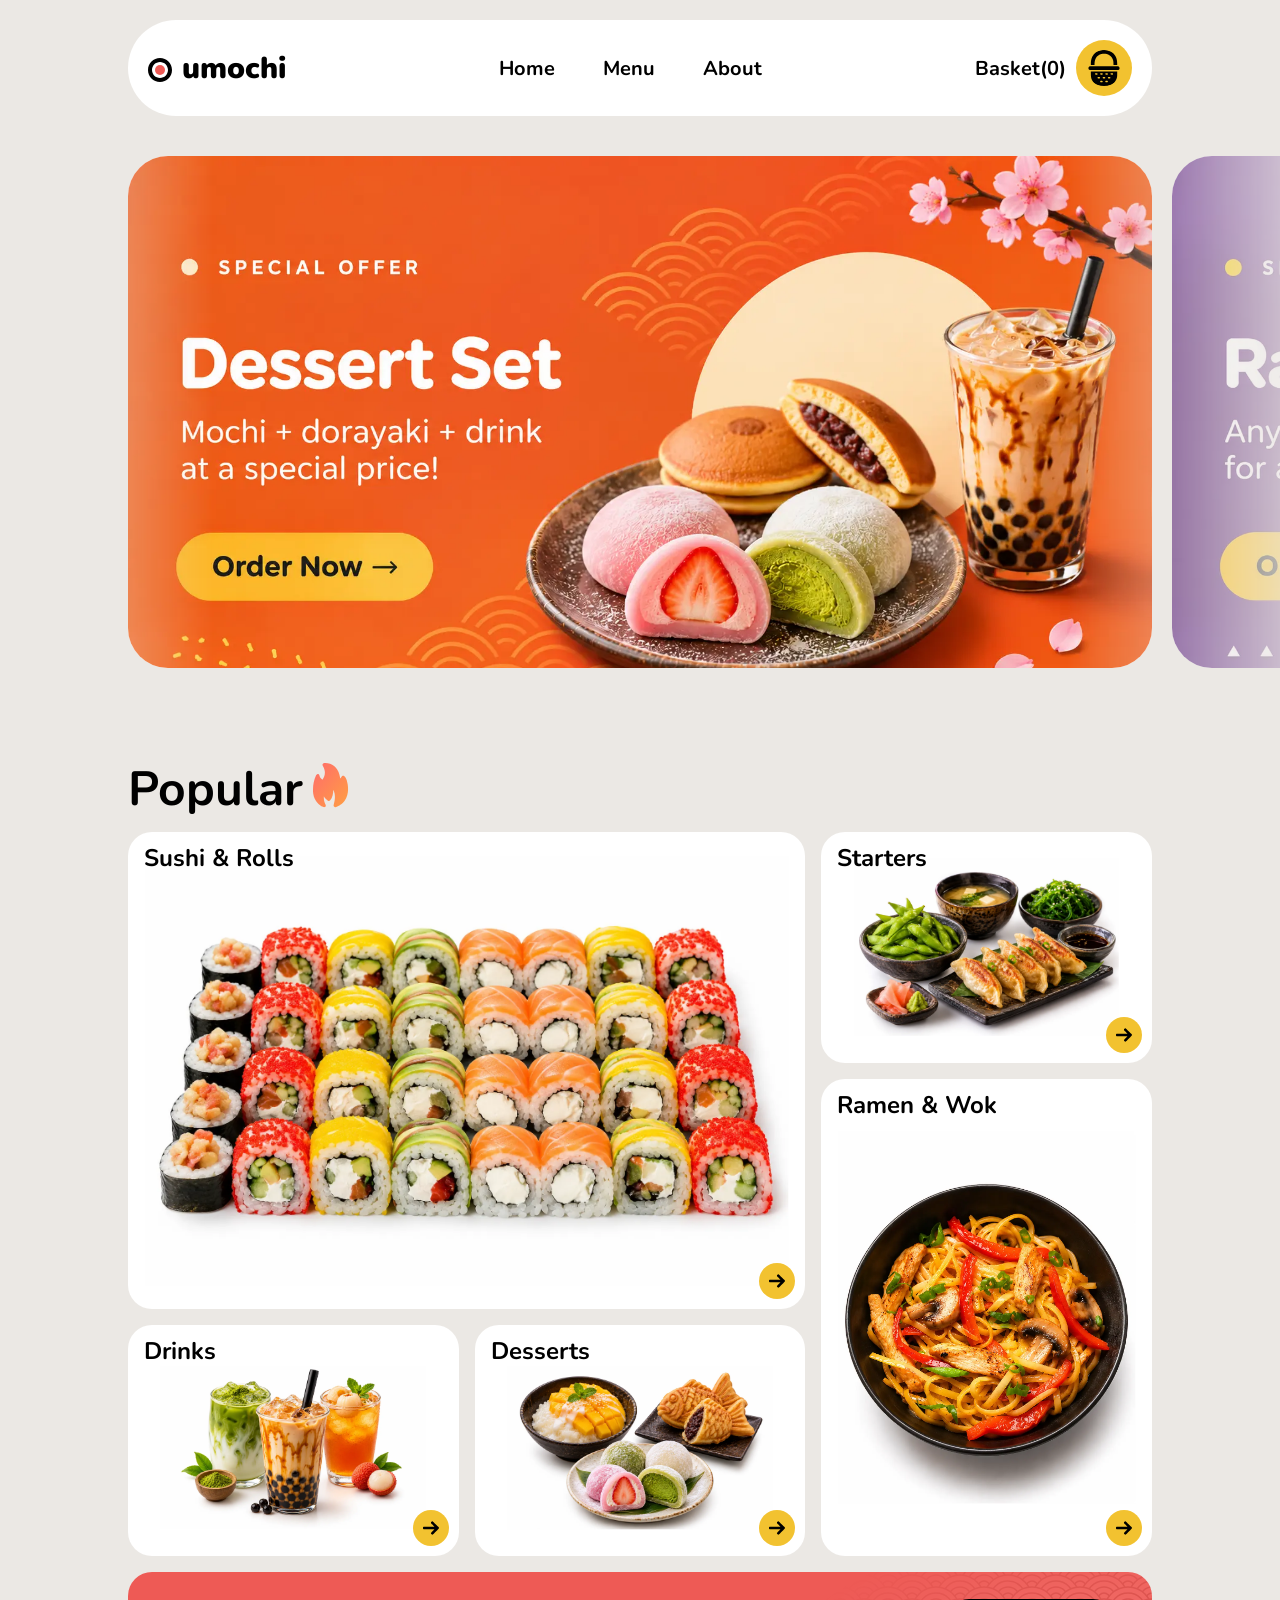
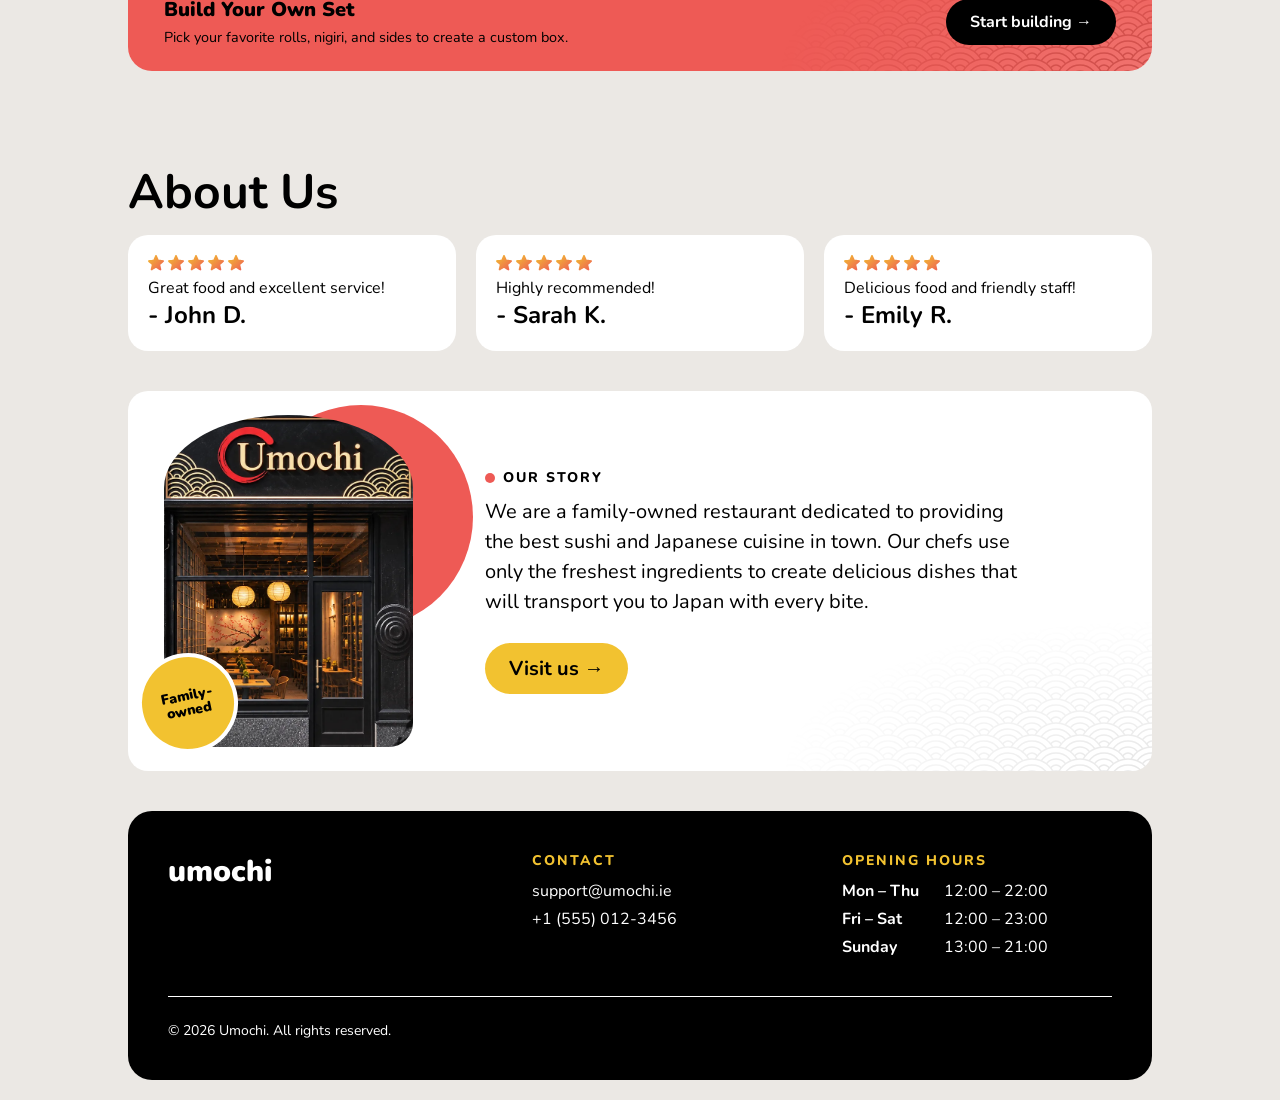
<file: index.html>
<!DOCTYPE html>
<html lang="en">

<head>
  <meta charset="UTF-8">
  <meta name="viewport" content="width=device-width, initial-scale=1.0">
  <title>Umochi</title>
  <link rel="preconnect" href="https://fonts.googleapis.com">
  <link rel="preconnect" href="https://fonts.gstatic.com" crossorigin>
  <link href="https://fonts.googleapis.com/css2?family=Nunito:ital,wght@0,200..1000;1,200..1000&display=swap" rel="stylesheet">
  <link rel="stylesheet" href="styles.css">
</head>

<body>
    <site-header></site-header>

    <section id="offers-section">
        <h2 class="visually-hidden">Special offers</h2>
        <div id="offers-wrapper">
            <div id="offers-scroller">
                <div class="slide">
                    <picture>
                        <source media="(min-width: 48em)" srcset="Images/Offers/SpecialOffer3.webp" type="image/webp">
                        <source media="(min-width: 48em)" srcset="Images/Offers/SpecialOffer3.png" type="image/png">
                        <source srcset="Images/Offers/SpecialOffer3-Mobile.webp" type="image/webp">
                        <img src="Images/Offers/SpecialOffer3-Mobile.png" alt="Special offer: Dessert Set. Mochi, dorayaki and a drink at a special price.">
                    </picture>
                </div>
                <div class="slide">
                    <picture>
                        <source media="(min-width: 48em)" srcset="Images/Offers/SpecialOffer2.webp" type="image/webp">
                        <source media="(min-width: 48em)" srcset="Images/Offers/SpecialOffer2.png" type="image/png">
                        <source srcset="Images/Offers/SpecialOffer2-Mobile.webp" type="image/webp">
                        <img src="Images/Offers/SpecialOffer2-Mobile.png" alt="Special offer: Ramen Combo. Any ramen and a drink for a special price.">
                    </picture>
                </div>
                <div class="slide">
                    <picture>
                        <source media="(min-width: 48em)" srcset="Images/Offers/SpecialOffer1.webp" type="image/webp">
                        <source media="(min-width: 48em)" srcset="Images/Offers/SpecialOffer1.png" type="image/png">
                        <source srcset="Images/Offers/SpecialOffer1-Mobile.webp" type="image/webp">
                        <img src="Images/Offers/SpecialOffer1-Mobile.png" alt="Special offer: Sushi Combo. 12 pieces of our best rolls at a special price.">
                    </picture>
                </div>
            </div>

            <div id="scroll-points"></div>
        </div>
    </section>

    <section id="popular-products">
        <div class="section-title">
            <h1>Popular</h1>
            <img src="Icons/hot.svg" alt="umochi logo" width="36">
        </div>
        <div class="bento-grid">
            <div class="card card-large">
                <picture>
                    <source srcset="Images/Categories/Sushi&Rolls.webp" type="image/webp">
                    <img class="card-img" src="Images/Categories/Sushi&Rolls.png" alt="">
                </picture>
                <h2>Sushi & Rolls</h2>
                <div class="circle-icon">
                    <img src="Icons/arrow.svg" alt="arrow right" width="16">
                </div>
            </div>

            <div class="card card-top-right">
                <picture>
                    <source srcset="Images/Categories/Starters.webp" type="image/webp">
                    <img class="card-img" src="Images/Categories/Starters.png" alt="">
                </picture>
                <h2>Starters</h2>
                <div class="circle-icon">
                    <img src="Icons/arrow.svg" alt="arrow right" width="16">
                </div>
            </div>

            <div class="card card-bottom-left">
                <picture>
                    <source srcset="Images/Categories/Drinks.webp" type="image/webp">
                    <img class="card-img" src="Images/Categories/Drinks.png" alt="">
                </picture>
                <h2>Drinks</h2>
                <div class="circle-icon">
                    <img src="Icons/arrow.svg" alt="arrow right" width="16">
                </div>
            </div>

            <div class="card card-bottom-mid">
                <picture>
                    <source srcset="Images/Categories/Desserts.webp" type="image/webp">
                    <img class="card-img" src="Images/Categories/Desserts.png" alt="">
                </picture>
                <h2>Desserts</h2>
                <div class="circle-icon">
                    <img src="Icons/arrow.svg" alt="arrow right" width="16">
                </div>
            </div>

            <div class="card card-tall-right">
                <picture>
                    <source srcset="Images/Categories/Ramen&Wok.webp" type="image/webp">
                    <img class="card-img" src="Images/Categories/Ramen&Wok.png" alt="">
                </picture>
                <h2>Ramen & Wok</h2>
                <div class="circle-icon">
                    <img src="Icons/arrow.svg" alt="arrow right" width="16">
                </div>
            </div>
        </div>

        <a class="set-builder-banner" href="#">
            <div class="banner-content">
                <h3>Build Your Own Set</h3>
                <p>Pick your favorite rolls, nigiri, and sides to create a custom box.</p>
            </div>
            <span class="builder-btn">Start building →</span>
        </a>
    </section>

    <section id="about-us">
        <div class="section-title">
            <h1>About Us</h1>
        </div>
        <div class="reviews-list">
            <div class="review">
                <div class="rating">
                    <img src="Icons/star.svg" alt="star" width="16">
                    <img src="Icons/star.svg" alt="star" width="16">
                    <img src="Icons/star.svg" alt="star" width="16">
                    <img src="Icons/star.svg" alt="star" width="16">
                    <img src="Icons/star.svg" alt="star" width="16">
                </div>
                <p class="review-text">Great food and excellent service!</p>
                <h2 class="review-author">- John D.</h2>
            </div>
            <div class="review">
                <div class="rating">
                    <img src="Icons/star.svg" alt="star" width="16">
                    <img src="Icons/star.svg" alt="star" width="16">
                    <img src="Icons/star.svg" alt="star" width="16">
                    <img src="Icons/star.svg" alt="star" width="16">
                    <img src="Icons/star.svg" alt="star" width="16">
                </div>
                <p class="review-text">Highly recommended!</p>
                <h2 class="review-author">- Sarah K.</h2>
            </div>
            <div class="review">
                <div class="rating">
                    <img src="Icons/star.svg" alt="star" width="16">
                    <img src="Icons/star.svg" alt="star" width="16">
                    <img src="Icons/star.svg" alt="star" width="16">
                    <img src="Icons/star.svg" alt="star" width="16">
                    <img src="Icons/star.svg" alt="star" width="16">
                </div>
                <p class="review-text">Delicious food and friendly staff!</p>
                <h2 class="review-author">- Emily R.</h2>
            </div>
        </div>
        <div id="about-us-card">
            <div id="about-us-image">
                <picture>
                    <source srcset="Images/Restaurant/UmochiShopfront.webp" type="image/webp">
                    <img src="Images/Restaurant/UmochiShopfront.jpg" alt="Umochi restaurant entrance at night" width="660" height="894">
                </picture>
                <span class="about-badge">Family-<br>owned</span>
            </div>
            <div id="about-us-content">
                <span class="eyebrow">Our story</span>
                <p>We are a family-owned restaurant dedicated to providing the best sushi and Japanese cuisine in town. Our chefs use only the freshest ingredients to create delicious dishes that will transport you to Japan with every bite.</p>
                <a class="about-link" href="#">Visit us →</a>
            </div>
        </div>
    </section>

    <site-footer></site-footer>

    <button id="to-top" aria-label="Back to top">
        <img src="Icons/arrow-up.svg" alt="" width="24">
    </button>

    <script src="Components/Header.js"></script>
    <script src="Components/Footer.js"></script>
    <script src="Scripts/slider.js"></script>
    <script src="Scripts/hamburger-button.js"></script>
    <script src="Scripts/to-top.js"></script>
</body>
</html>
</file>
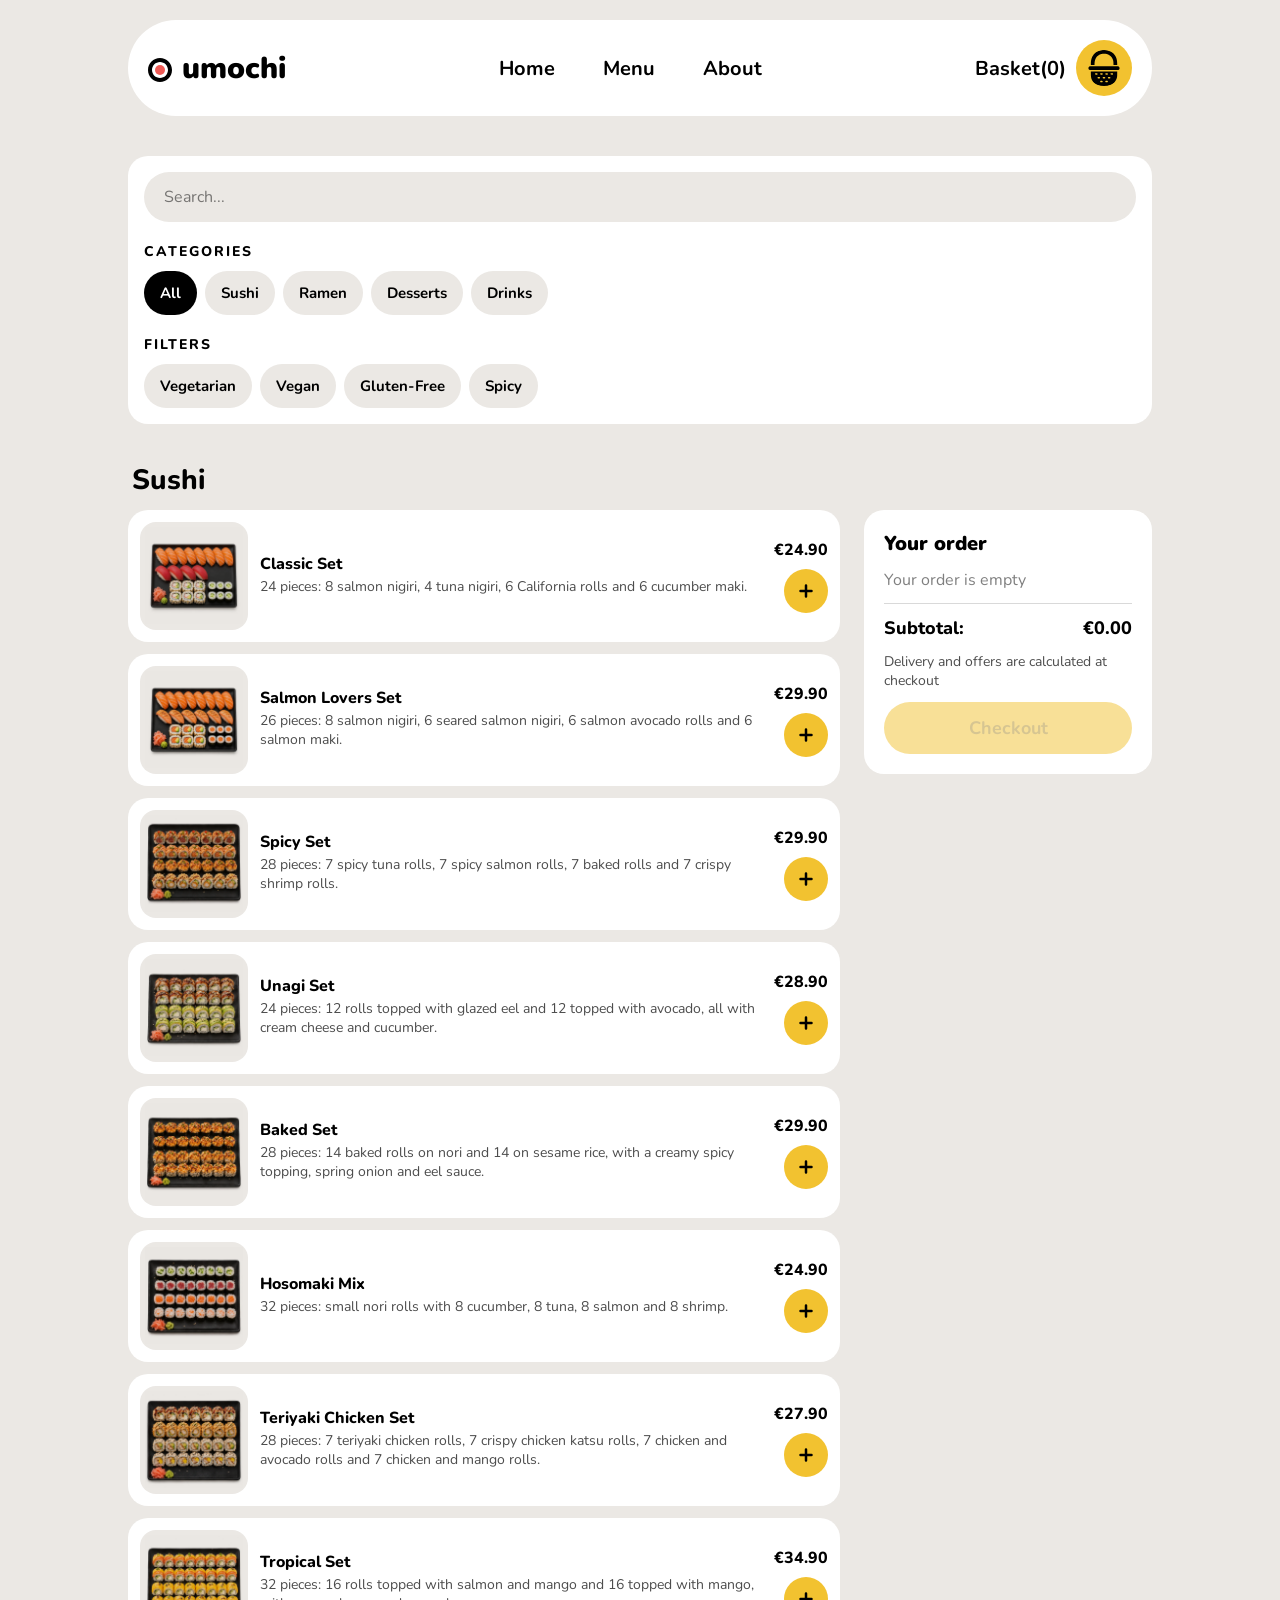
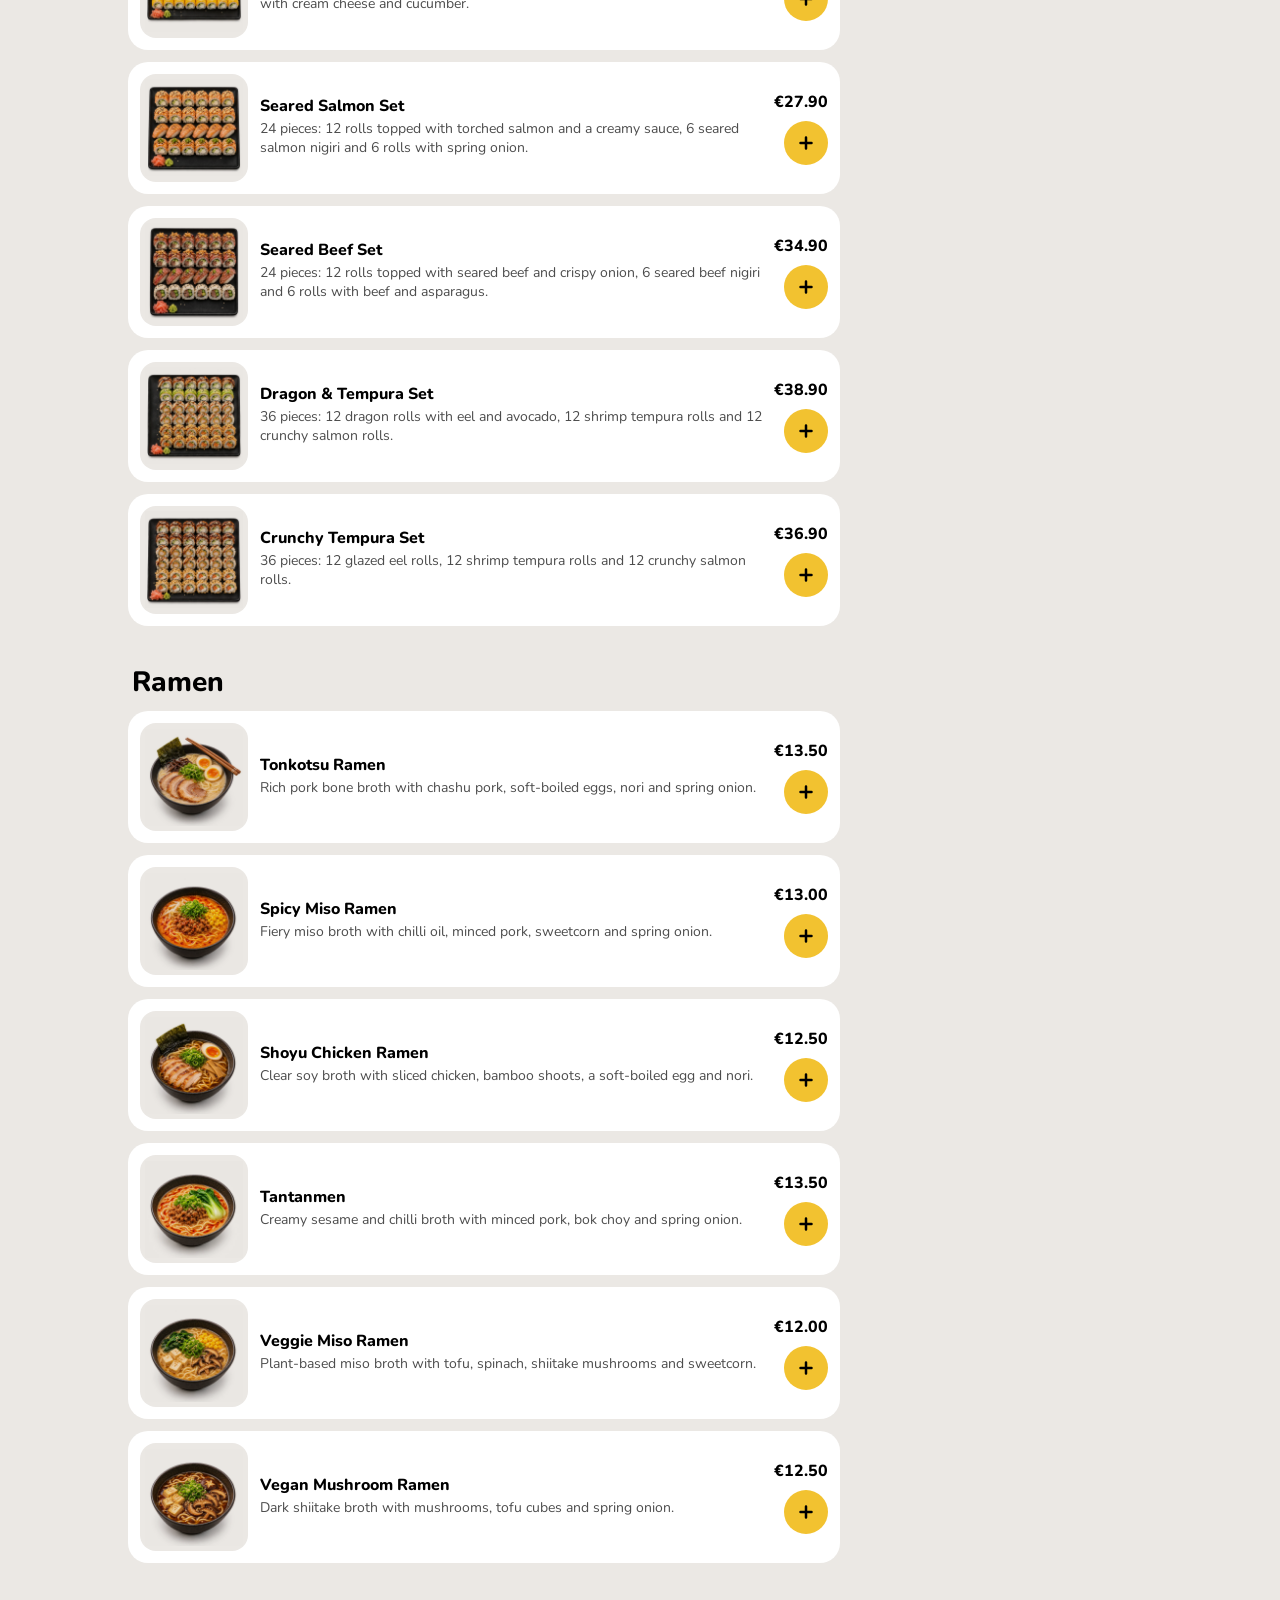
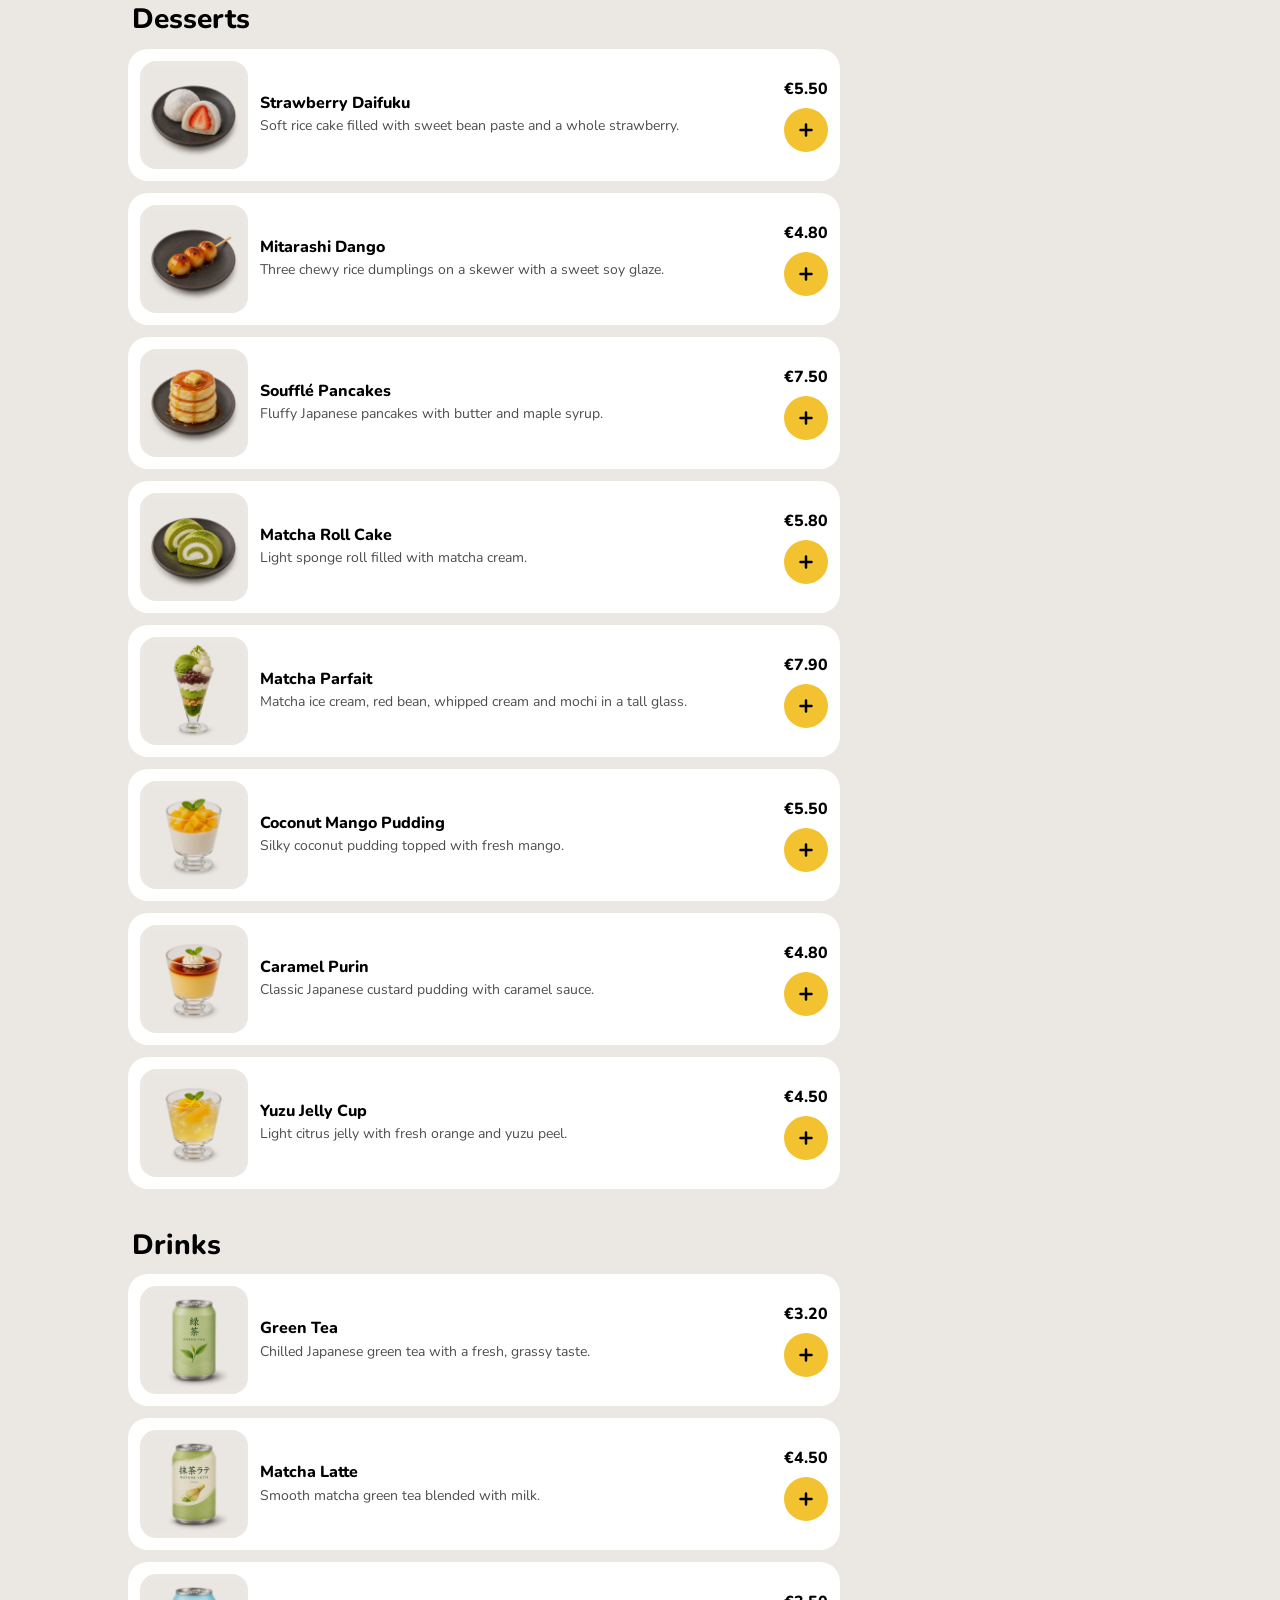
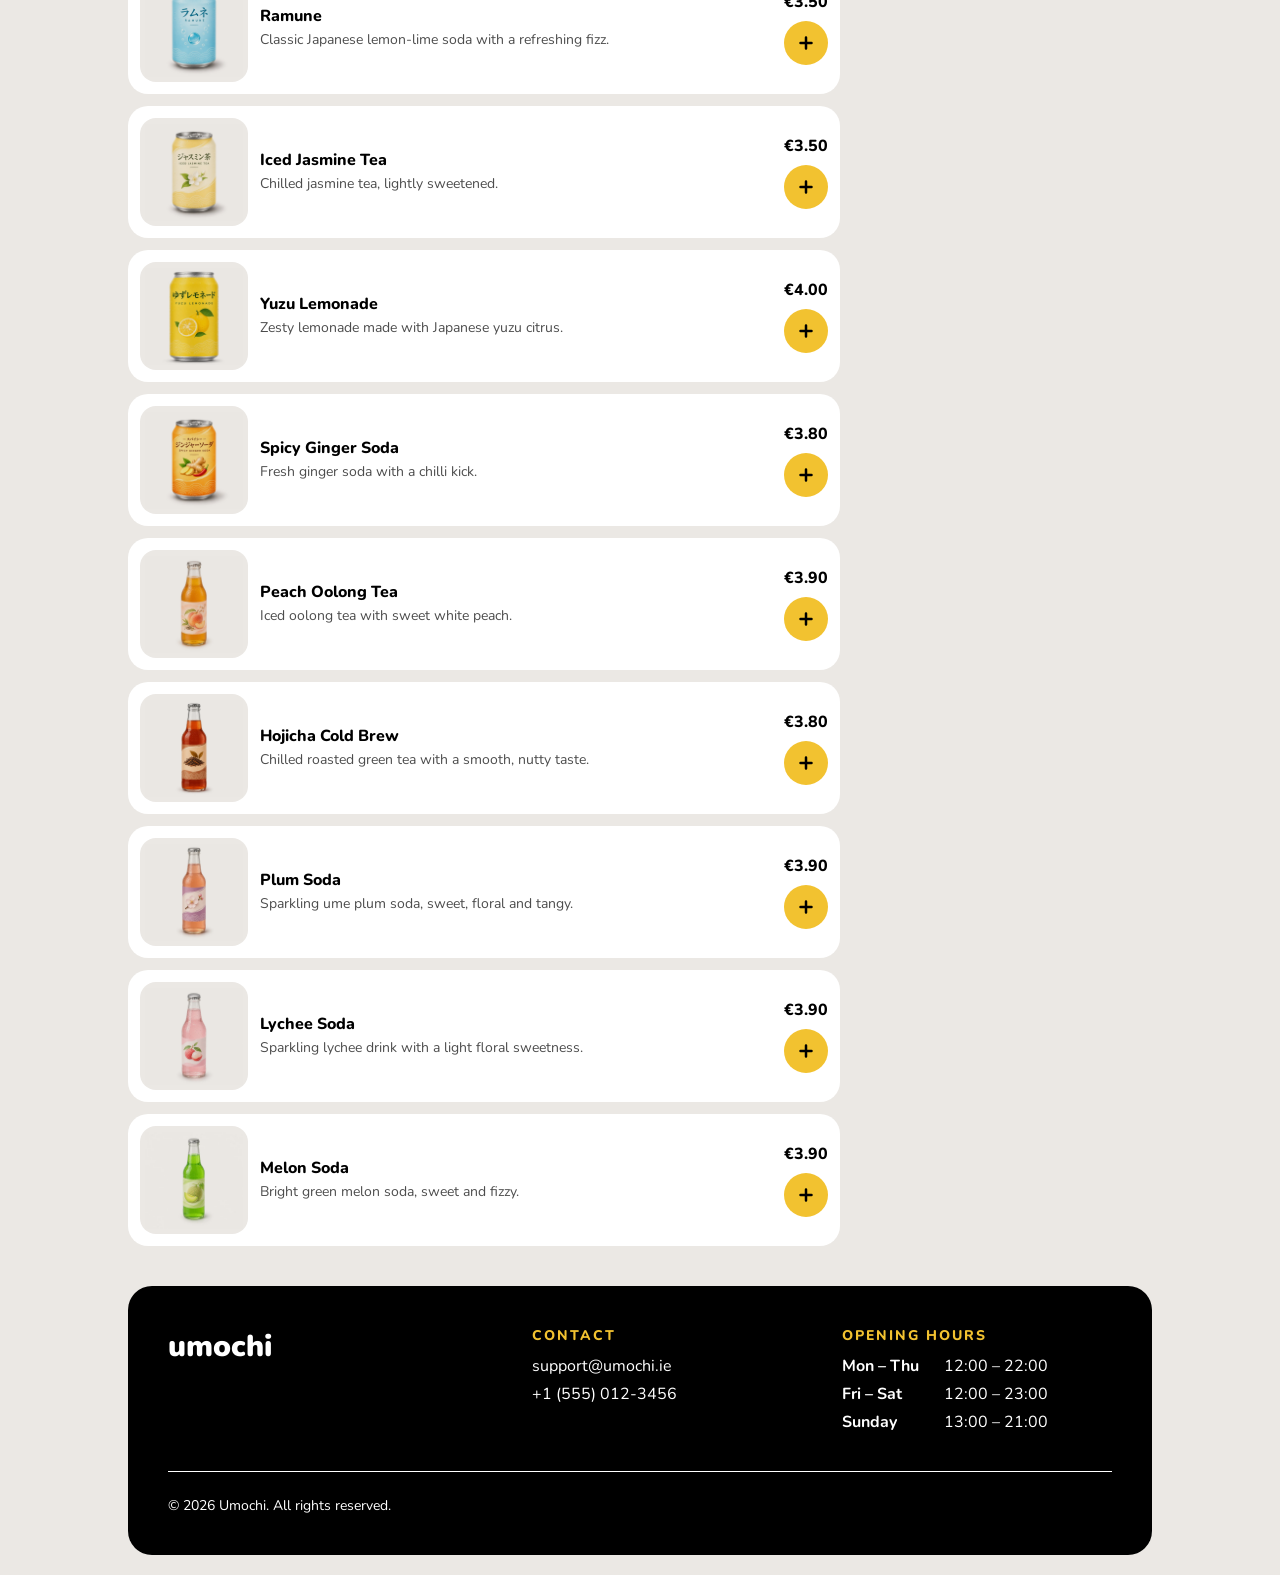
<file: Pages/menu.html>
<!DOCTYPE html>
<html lang="en">

<head>
  <meta charset="UTF-8">
  <meta name="viewport" content="width=device-width, initial-scale=1.0">
  <title>Umochi - Menu</title>
  <link rel="preconnect" href="https://fonts.googleapis.com">
  <link rel="preconnect" href="https://fonts.gstatic.com" crossorigin>
  <link href="https://fonts.googleapis.com/css2?family=Nunito:ital,wght@0,200..1000;1,200..1000&display=swap" rel="stylesheet">
  <link rel="stylesheet" href="../styles.css">
</head>

<body class="has-order-bar">
    <site-header root="../"></site-header>

    <section id="search-options">
        <input type="text" id="search-bar" placeholder="Search..." aria-label="Search the menu">
        <div id="search-categories">
            <h1>Categories</h1>
            <div id="category-buttons">
                <button class="category-button menu-button active" data-category="all">All</button>
                <button class="category-button menu-button" data-category="sushi">Sushi</button>
                <button class="category-button menu-button" data-category="ramen">Ramen</button>
                <button class="category-button menu-button" data-category="desserts">Desserts</button>
                <button class="category-button menu-button" data-category="drinks">Drinks</button>
            </div>
        </div>
        <div id="search-filters">
            <h1>Filters</h1>
            <div id="filter-buttons">
                <button class="filter-button menu-button" data-filter="vegetarian">Vegetarian</button>
                <button class="filter-button menu-button" data-filter="vegan">Vegan</button>
                <button class="filter-button menu-button" data-filter="gluten-free">Gluten-Free</button>
                <button class="filter-button menu-button" data-filter="spicy">Spicy</button>
            </div>
        </div>
    </section>

    <section id="menu">
        <div id="menu-items"></div>
        <dialog id="menu-summary" aria-labelledby="order-title">
            <div id="order-header">
                <h1 id="order-title">Your order</h1>
                <button id="order-close" type="button" aria-label="Close order">&times;</button>
            </div>
            <div id="order-items"></div>
            <hr>
            <div id="order-subtotal">
                <span>Subtotal:</span>
                <span id="subtotal-price">€0.00</span>
            </div>
            <p>Delivery and offers are calculated at checkout</p>
            <button id="checkout-button" type="button" disabled>Checkout</button>
        </dialog>
    </section>

    <button id="order-bar" type="button" aria-haspopup="dialog">
        <span id="order-bar-label">View order · 0 items</span>
        <span id="order-bar-total">€0.00</span>
    </button>

    <site-footer root="../"></site-footer>

    <button id="to-top" aria-label="Back to top">
        <img src="../Icons/arrow-up.svg" alt="" width="24">
    </button>

    <script src="../Components/Header.js"></script>
    <script src="../Components/Footer.js"></script>
    <script src="../Scripts/hamburger-button.js"></script>
    <script src="../Scripts/to-top.js"></script>
    <script src="../Data/productsDB.js"></script>
    <script src="../Scripts/menu-page.js"></script>
</body>
</html>
</file>
<file: styles.css>
:root {
  --primary-bg-color: #EBE8E4;
  --primary-color: #FFFFFF;
  --primary-accent-color: #F2C230;
  --secondary-accent-color: #EE5A55;
  --primary-text-color: #000000;

  --content-width: 100%;
}

*, *::before, *::after {
    box-sizing: border-box;
    margin: 0;
    padding: 0;
}

img {
    max-width: 100%;
}

a {
    color: inherit;
    text-decoration: none;
}

.visually-hidden {
    position: absolute;
    width: 1px;
    height: 1px;
    overflow: hidden;
    clip-path: inset(50%);
    white-space: nowrap;
}

body, #footer-contact, #footer-contact address, #nav-links, #offers-section, .card, .set-builder-banner, .reviews-list, .review, #about-us-card, #about-us-content, #search-options {
    display: flex;
    flex-direction: column;
}

site-header, site-footer {
    display: contents;
}

header, #logo, #cart, #offers-scroller, .eyebrow {
    display: flex;
    align-items: center;
}

header, footer, #popular-products, #about-us, #search-options, #menu {
    width: var(--content-width);
}

header, .slide, .card, .review, #about-us-card {
    background-color: var(--primary-color);
}

.slide, .card, .set-builder-banner, .review, #about-us-card {
    border-radius: 1.25rem;
}

#menu-toggle, #to-top, .circle-icon, .about-badge, .eyebrow::before, #about-us-image::before {
    aspect-ratio: 1/1;
    border-radius: 50%;
}

.set-builder-banner::after, #about-us-card::after, .review::after, #about-us-image::before {
    content: "";
    position: absolute;
}

body {
    align-items: center;
    gap: 2rem;
    padding: 1rem;
    background-color: var(--primary-bg-color);
    font-family: "Nunito", sans-serif;
    overflow-x: hidden;
}

header {
    position: relative;
    z-index: 10;
    justify-content: space-between;
    padding: 0.625rem 0.625rem 0.625rem 1.25rem;
    border-radius: 100vmax;
    font-size: 1rem;
    font-weight: 700;
}

#menu-toggle {
    display: grid;
    place-items: center;
    width: 2.75rem;
    border: none;
    background-color: var(--primary-bg-color);
    cursor: pointer;
}

#menu-toggle[aria-expanded="true"] {
    background-color: var(--primary-accent-color);
}

#menu-dropdown {
    display: flex;
}

@media (max-width: 63.99em) {
    #menu-dropdown {
        position: absolute;
        top: calc(100% + 0.5rem);
        right: 0;
        left: 0;
        flex-direction: column;
        gap: 0.5rem;
        padding: 0.75rem;
        border-radius: 1.5rem;
        background-color: var(--primary-color);
        box-shadow:
            0 0.25rem 0.5rem rgba(0, 0, 0, 0.08),
            0 1rem 2.5rem rgba(0, 0, 0, 0.22);
        opacity: 0;
        visibility: hidden;
        transform: translateY(-0.5rem);
        transition: opacity 0.2s ease, transform 0.2s ease, visibility 0.2s;
    }

    #menu-dropdown.open {
        opacity: 1;
        visibility: visible;
        transform: translateY(0);
    }
}

footer {
    display: grid;
    grid-template-columns: 1fr;
    gap: 1.5rem;
    padding: 2rem 1.5rem;
    border-radius: 1.5rem;
    background-color: var(--primary-text-color);
    color: var(--primary-color);
}

footer h3, .eyebrow, #search-options h1 {
    font-size: 0.875rem;
    font-weight: 800;
    letter-spacing: 0.14em;
    text-transform: uppercase;
}

footer h3 {
    margin-bottom: 0.625rem;
    color: var(--primary-accent-color);
}

#footer-contact, #footer-contact address {
    gap: 0.375rem;
    font-style: normal;
}

#footer-contact h3 {
    margin-bottom: 0.25rem;
}

#footer-contact a:hover, #nav-links a:hover {
    text-decoration: underline 0.125rem var(--secondary-accent-color);
    text-underline-offset: 0.25rem;
}

#nav-links a:hover {
    text-decoration-thickness: 0.25rem;
}

#footer-hours p {
    display: flex;
    gap: 0.75rem;
    margin-bottom: 0.375rem;
}

#footer-hours span {
    width: 5.625rem;
    font-weight: 700;
}

#footer-copyright {
    grid-column: 1 / -1;
    padding-top: 1.25rem;
    border-top: 1px solid var(--primary-color);
    font-size: 0.875rem;
}

#nav-links {
    list-style: none;
}

#nav-links a {
    display: block;
    padding: 0.75rem 1rem;
    border-radius: 1rem;
    font-size: 1.25rem;
}

#logo, #footer-logo {
    font-size: 1.5rem;
    font-weight: 900;
}

#logo {
    gap: 0.5rem;
}

#logo img {
    transform: translateY(0.125rem);
}

#cart {
    justify-content: space-between;
    padding: 0.5rem 0.5rem 0.5rem 1rem;
    border-radius: 100vmax;
    background-color: var(--primary-bg-color);
    font-size: 1.125rem;
}

#cart img {
    width: 2rem;
    padding: 0.5rem;
    background-color: var(--primary-accent-color);
    border-radius: 100vmax;
}

#offers-wrapper {
    width: 100%;
    overflow-x: auto;
    scroll-snap-type: x mandatory;
    scrollbar-width: none;
    user-select: none;
    mask-image: linear-gradient(to right, transparent, black 3%, black 97%, transparent);
}

#offers-section {
    width: 100vw;
    align-items: center;
    gap: 1rem;
}

#offers-scroller {
    width: max-content;
    cursor: grab;
    gap: 1rem;
}

#offers-scroller:active {
    cursor: grabbing;
}

#offers-wrapper::-webkit-scrollbar {
  display: none;
}

.slide {
    position: relative;
    width: 92vw;
    aspect-ratio: 2/3;
    overflow: hidden;
    scroll-snap-align: center;
}

.slide img {
    display: block;
    width: 100%;
    height: 100%;
    object-fit: cover;
    object-position: top;
}

#popular-products, #about-us {
    margin-top: 1rem;
}

.section-title {
    display: none;
    align-items: center;
    gap: 0.5rem;
    margin-bottom: 0.75rem;
}

.section-title h1 {
    font-size: 2rem;
}

.section-title img {
    width: 1.75rem;
    transform: translateY(-0.125rem);
}

.bento-grid {
    display: grid;
    grid-template-columns: repeat(2, 1fr);
    grid-auto-rows: clamp(9.375rem, 40vw, 18.75rem);
    gap: 0.75rem;
}

.card {
    position: relative;
    justify-content: space-between;
    padding: 0.625rem;
    overflow: hidden;
}

.card picture, .slide picture {
    position: absolute;
    inset: 0;
    pointer-events: none;
}

.card-img {
    position: absolute;
    top: var(--img-y, 50%);
    left: 50%;
    width: var(--img-w, auto);
    height: var(--img-h, auto);
    max-width: none;
    transform: translate(-50%, calc(var(--img-y, 50%) * -1));
}

.card h2, .circle-icon {
    position: relative;
}

.card h2 {
    margin-left: 0.375rem;
}

.card h2, .review-author {
    font-size: 1.125rem;
}

.circle-icon {
    display: flex;
    justify-content: center;
    align-self: flex-end;
    height: 2rem;
    background-color: var(--primary-accent-color);
}

.card-top-right, .card-bottom-left, .card-bottom-mid {
    --img-y: 55%;
    --img-h: 55%;
}

.card-large {
    --img-w: 90%;
    grid-column: 1 / -1;
    grid-row: span 2;
}

.card-tall-right {
    --img-y: 80%;
    --img-h: 75%;
}

.set-builder-banner {
    position: relative;
    align-items: flex-start;
    gap: 1rem;
    margin-top: 0.75rem;
    padding: 1.25rem 1.5rem;
    overflow: hidden;
    background-color: var(--secondary-accent-color);
    transition: transform 0.2s ease;
}

.set-builder-banner::after, #about-us-card::after {
    right: 0;
    bottom: 0;
    width: 24rem;
    height: 9.75rem;
    background: url('Images/Patterns/seigaiha.svg') no-repeat right bottom;
    opacity: 0.15;
    mask-image: radial-gradient(ellipse at bottom right, black 0%, transparent 70%);
    pointer-events: none;
}

#about-us-card::after {
    opacity: 0.1;
}

.set-builder-banner:hover, .about-link:hover {
    transform: translateY(-0.125rem);
}

.set-builder-banner:focus-visible {
    outline: 0.1875rem solid var(--primary-text-color);
    outline-offset: 0.1875rem;
}

.banner-content, .builder-btn {
    position: relative;
    z-index: 1;
}

.banner-content h3 {
    margin-bottom: 0.25rem;
    font-size: 1.25rem;
    font-weight: 900;
}

.banner-content p {
    max-width: 60ch;
    font-size: 0.9rem;
}

.builder-btn {
    padding: 0.75rem 1.5rem;
    border-radius: 100vmax;
    background-color: var(--primary-text-color);
    color: var(--primary-color);
    font-size: 1rem;
    font-weight: 700;
    white-space: nowrap;
    transition: transform 0.2s ease;
}

.set-builder-banner:hover .builder-btn {
    transform: translateX(0.25rem);
}

.reviews-list {
    gap: 0.75rem;
}

.review {
    position: relative;
    gap: 0.5rem;
    width: 85%;
    padding: 1rem 1.25rem;
}

.review:nth-child(odd) {
    align-self: flex-start;
    border-bottom-left-radius: 0.25rem;
}

.review:nth-child(even) {
    align-self: flex-end;
    border-bottom-right-radius: 0.25rem;
}

.review::after {
    bottom: 0;
    width: 0.875rem;
    height: 0.875rem;
    background-color: var(--primary-color);
}

.review:nth-child(odd)::after {
    left: -0.5rem;
    clip-path: polygon(100% 0, 100% 100%, 0 100%);
}

.review:nth-child(even)::after {
    right: -0.5rem;
    clip-path: polygon(0 0, 100% 100%, 0 100%);
}

#about-us-card {
    position: relative;
    align-items: center;
    gap: 2rem;
    margin-top: 1.5rem;
    padding: 2rem 1.5rem 1.5rem;
    overflow: hidden;
}

#about-us-image {
    position: relative;
    flex-shrink: 0;
    height: 17.5rem;
    aspect-ratio: 3/4;
}

#about-us-image::before {
    top: -3%;
    right: -24%;
    width: 90%;
    background-color: var(--secondary-accent-color);
}

#about-us-image img {
    position: absolute;
    inset: 0;
    width: 100%;
    height: 100%;
    object-fit: cover;
    object-position: top;
    border-radius: 50% 50% 1.5rem 1.5rem / 22% 22% 1.5rem 1.5rem;
}

.about-badge {
    position: absolute;
    bottom: -0.375rem;
    left: -1.25rem;
    display: grid;
    place-items: center;
    width: 5rem;
    border: 0.25rem solid var(--primary-color);
    background-color: var(--primary-accent-color);
    font-size: 0.75rem;
    font-weight: 900;
    line-height: 1.1;
    text-align: center;
    transform: rotate(-12deg);
}

#about-us-content {
    position: relative;
    z-index: 1;
    justify-content: center;
    width: 100%;
    gap: 0.625rem;
}

.eyebrow {
    gap: 0.5rem;
}

.eyebrow::before {
    content: "";
    width: 0.625rem;
    background-color: var(--secondary-accent-color);
}

#about-us-content p {
    max-width: 46ch;
    font-size: 1.0625rem;
    line-height: 1.5;
}

.about-link {
    align-self: flex-start;
    margin-top: 0.75rem;
    padding: 0.75rem 1.5rem;
    border-radius: 100vmax;
    background-color: var(--primary-accent-color);
    font-size: 1.125rem;
    font-weight: 700;
    transition: transform 0.2s ease;
}

#to-top {
    position: fixed;
    right: 1rem;
    bottom: 1rem;
    z-index: 20;
    display: grid;
    place-items: center;
    width: 3rem;
    border: none;
    background-color: var(--primary-accent-color);
    box-shadow: 0 0.25rem 0.75rem rgba(0, 0, 0, 0.2);
    cursor: pointer;
    opacity: 0;
    visibility: hidden;
    transform: translateY(1rem);
    transition: opacity 0.2s ease, transform 0.2s ease, visibility 0.2s;
}

#to-top.visible {
    opacity: 1;
    visibility: visible;
    transform: translateY(0);
}

#to-top.visible:hover {
    transform: translateY(-0.125rem);
}

#to-top:focus-visible {
    outline: 0.1875rem solid var(--primary-text-color);
    outline-offset: 0.1875rem;
}

@media (min-width: 48em) {
    .section-title {
        display: flex;
    }

    .slide {
        aspect-ratio: 2/1;
    }

    #about-us-card {
        flex-direction: row;
        gap: 4rem;
        padding: 1.5rem 2rem 1.5rem 1.5rem;
    }

    #about-us-image {
        height: 20.75rem;
        margin-left: 0.75rem;
    }

    .about-badge {
        left: -1.625rem;
        width: 6.25rem;
        font-size: 0.875rem;
    }
}

@media (min-width: 64em) {
    :root {
        --content-width: min(64rem, 100%);
    }

    body {
        gap: 2.5rem;
        padding: 1.25rem;
    }

    header {
        padding: 1.25rem;
    }

    header, #about-us-content p, .about-link {
        font-size: 1.25rem;
    }

    #menu-toggle {
        display: none;
    }

    #to-top {
        right: 1.5rem;
        bottom: 1.5rem;
        width: 3.5rem;
    }

    #menu-dropdown, nav {
        flex: 1;
    }

    #menu-dropdown {
        justify-content: space-between;
        align-items: center;
    }

    #nav-links {
        flex-direction: row;
        justify-content: center;
        gap: 3rem;
    }

    #nav-links a {
        display: inline;
        padding: 0;
        border-radius: 0;
        font-size: inherit;
    }

    #logo, #footer-logo {
        font-size: 1.875rem;
    }

    #logo {
        gap: 0.625rem;
    }

    #cart {
        justify-content: flex-start;
        gap: 0.625rem;
        padding: 0;
        background: none;
        font-size: inherit;
    }

    #cart img {
        width: 3.5rem;
        padding: 0.625rem;
    }

    #offers-wrapper {
        overflow: hidden;
        scroll-snap-type: none;
        mask-image: linear-gradient(to right, transparent, black 20%, black 80%, transparent);
    }

    #offers-section, #offers-scroller {
        gap: 1.25rem;
    }

    #offers-section {
        width: 89rem;
    }

    .slide {
        width: min(64rem, 100vw - 2.5rem);
        border-radius: 2.5rem;
    }

    #popular-products, #about-us {
        margin-top: 3rem;
    }

    .section-title {
        gap: 0.625rem;
        margin-bottom: 0.625rem;
    }

    .section-title h1 {
        font-size: 3rem;
    }

    .section-title img {
        width: 2.25rem;
        transform: translateY(-0.1875rem);
    }

    .bento-grid {
        grid-template-columns: repeat(3, 1fr);
        grid-template-rows: repeat(3, 1fr);
        gap: 1rem;
        height: 45.25rem;
    }

    .card, .set-builder-banner {
        border-radius: 1.5rem;
    }

    .card h2, .review-author {
        font-size: 1.5rem;
    }

    .circle-icon {
        height: 2.25rem;
    }

    .card-top-right, .card-bottom-left, .card-bottom-mid, .card-tall-right {
        --img-y: 50%;
        --img-h: auto;
    }

    .card-bottom-left, .card-bottom-mid {
        --img-y: 60%;
    }

    .card-top-right, .card-bottom-left, .card-bottom-mid {
        --img-w: 80%;
    }

    .card-large {
        --img-w: 95%;
        grid-area: 1 / 1 / 3 / 3;
    }

    .card-top-right {
        grid-area: 1 / 3 / 2 / 4;
    }

    .card-bottom-left {
        grid-area: 3 / 1 / 4 / 2;
    }

    .card-bottom-mid {
        grid-area: 3 / 2 / 4 / 3;
    }

    .card-tall-right {
        --img-w: 90%;
        grid-area: 2 / 3 / 4 / 4;
    }

    .set-builder-banner {
        flex-direction: row;
        justify-content: space-between;
        align-items: center;
        margin-top: 1rem;
        padding: 1.5rem 2.25rem;
    }

    .reviews-list {
        flex-direction: row;
        justify-content: space-between;
        gap: 1.25rem;
    }

    .review {
        justify-content: space-between;
        gap: 0;
        width: 100%;
        padding: 1.25rem;
        aspect-ratio: 3/1;
    }

    .review:nth-child(odd), .review:nth-child(even) {
        border-radius: 1.25rem;
    }

    .review::after {
        display: none;
    }

    #about-us-card {
        gap: 4.5rem;
        margin-top: 2.5rem;
        padding: 1.5rem 2.5rem 1.5rem 1.5rem;
    }

    .about-link {
        margin-top: 1rem;
    }

    footer {
        grid-template-columns: 1.2fr 1fr 1fr;
        align-items: start;
        gap: 2rem 2.5rem;
        padding: 2.5rem;
    }

    #footer-copyright {
        padding-top: 1.5rem;
    }
}

#search-options {
    gap: 1.25rem;
    padding: 1rem;
    border-radius: 1.25rem;
    background-color: var(--primary-color);
}

#search-bar {
    width: 100%;
    padding: 0.875rem 1.25rem;
    border: none;
    border-radius: 100vmax;
    background-color: var(--primary-bg-color);
    font: inherit;
    font-size: 1rem;
}

#search-bar::placeholder {
    color: rgb(0 0 0 / 0.5);
}

#search-categories, #search-filters {
    display: flex;
    flex-direction: column;
    gap: 0.625rem;
}

#category-buttons, #filter-buttons {
    display: flex;
    flex-wrap: wrap;
    gap: 0.5rem;
}

.category-button, .filter-button {
    min-height: 2.75rem;
    padding: 0.5rem 1rem;
    border: none;
    border-radius: 100vmax;
    background-color: var(--primary-bg-color);
    font: inherit;
    font-size: 0.9375rem;
    font-weight: 700;
    cursor: pointer;
    transition: background-color 0.2s ease, color 0.2s ease;
}

.category-button:hover, .filter-button:hover {
    filter: brightness(0.95);
}

.category-button.active {
    background-color: var(--primary-text-color);
    color: var(--primary-color);
}

.filter-button.active {
    background-color: var(--primary-accent-color);
}

#search-bar:focus-visible, .category-button:focus-visible, .filter-button:focus-visible, #checkout-button:focus-visible {
    outline: 0.1875rem solid var(--primary-text-color);
    outline-offset: 0.1875rem;
}

#menu {
    --section-title-size: 1.75rem;
    --section-title-height: calc(var(--section-title-size) * 1.2);
    display: flex;
    flex-direction: column-reverse;
    gap: 1rem;
}

#menu-items {
    display: flex;
    flex-direction: column;
    gap: 2.5rem;
    width: 100%;
}

.menu-section, .menu-section-items {
    display: flex;
    flex-direction: column;
    gap: 0.75rem;
}

.menu-section h2 {
    padding-left: 0.25rem;
    font-size: var(--section-title-size);
    line-height: 1.2;
    font-weight: 800;
    text-transform: capitalize;
}

.menu-item {
    display: flex;
    align-items: center;
    gap: 0.75rem;
    padding: 0.75rem;
    border-radius: 1.25rem;
    background-color: var(--primary-color);
}

.menu-empty {
    padding: 1.25rem;
    border-radius: 1.25rem;
    background-color: var(--primary-color);
    color: rgb(0 0 0 / 0.7);
}

.menu-item-media {
    flex-shrink: 0;
    width: 6.75rem;
    aspect-ratio: 1/1;
    border-radius: 1rem;
    background-color: var(--primary-bg-color);
}

.menu-item-media picture, .menu-item-media img {
    display: block;
    width: 100%;
    height: 100%;
}

.menu-item-media img {
    padding: 5%;
    object-fit: contain;
    mix-blend-mode: multiply;
}

.menu-item-info {
    flex: 1;
    min-width: 0;
    display: flex;
    flex-direction: column;
    gap: 0.25rem;
}

.menu-item h3 {
    font-size: 1rem;
    font-weight: 800;
    line-height: 1.2;
}

.menu-item p {
    font-size: 0.875rem;
    line-height: 1.35;
    color: rgb(0 0 0 / 0.7);
}

.menu-item-actions {
    display: flex;
    flex-direction: column;
    align-items: flex-end;
    gap: 0.5rem;
    flex-shrink: 0;
}

.menu-item-actions span {
    font-weight: 800;
    white-space: nowrap;
}

.add-button {
    display: grid;
    place-items: center;
    width: 2.75rem;
    aspect-ratio: 1/1;
    border: none;
    border-radius: 50%;
    background-color: var(--primary-accent-color);
    cursor: pointer;
    transition: transform 0.2s ease;
}

.add-button:hover {
    transform: scale(1.08);
}

.add-button:focus-visible {
    outline: 0.1875rem solid var(--primary-text-color);
    outline-offset: 0.125rem;
}

#menu-summary {
    width: 100%;
    max-width: none;
    max-height: 85dvh;
    margin: auto 0 0;
    padding: 1.25rem;
    border: none;
    border-radius: 1.25rem 1.25rem 0 0;
    background-color: var(--primary-color);
    color: var(--primary-text-color);
    overflow-y: auto;
}

#menu-summary[open] {
    display: flex;
    flex-direction: column;
    gap: 0.75rem;
}

#menu-summary::backdrop {
    background-color: rgb(0 0 0 / 0.45);
}

#order-header {
    display: flex;
    align-items: center;
    justify-content: space-between;
}

#order-close {
    display: grid;
    place-items: center;
    width: 2.75rem;
    aspect-ratio: 1/1;
    border: none;
    border-radius: 50%;
    background-color: var(--primary-bg-color);
    font: inherit;
    font-size: 1.25rem;
    font-weight: 700;
    cursor: pointer;
}

#order-close:focus-visible {
    outline: 0.1875rem solid var(--primary-text-color);
    outline-offset: 0.125rem;
}

#menu-summary h1 {
    font-size: 1.25rem;
    font-weight: 900;
}

#order-items {
    display: flex;
    flex-direction: column;
    gap: 0.5rem;
}

#order-items:empty::before {
    content: "Your order is empty";
    color: rgb(0 0 0 / 0.5);
}

#menu-summary hr {
    border: none;
    border-top: 1px solid rgb(0 0 0 / 0.15);
}

#order-subtotal {
    display: flex;
    justify-content: space-between;
    font-size: 1.125rem;
    font-weight: 800;
}

#menu-summary p {
    font-size: 0.875rem;
    color: rgb(0 0 0 / 0.7);
}

#checkout-button {
    padding: 0.875rem 1.5rem;
    border: none;
    border-radius: 100vmax;
    background-color: var(--primary-accent-color);
    font: inherit;
    font-size: 1.125rem;
    font-weight: 700;
    cursor: pointer;
    transition: transform 0.2s ease;
}

#checkout-button:hover {
    transform: translateY(-0.125rem);
}

#checkout-button:disabled {
    opacity: 0.5;
    cursor: not-allowed;
    transform: none;
}

#order-bar {
    position: fixed;
    left: 1rem;
    right: 1rem;
    bottom: 1rem;
    z-index: 15;
    display: flex;
    align-items: center;
    justify-content: space-between;
    gap: 1rem;
    height: 3rem;
    padding: 0 1.25rem;
    border: none;
    border-radius: 100vmax;
    background-color: var(--primary-text-color);
    color: var(--primary-color);
    box-shadow: 0 0.25rem 0.75rem rgb(0 0 0 / 0.25);
    font: inherit;
    font-size: 1.125rem;
    font-weight: 800;
    cursor: pointer;
    transition: right 0.2s ease;
}

body:has(#to-top.visible) #order-bar {
    right: 4.75rem;
}

#order-bar-total {
    color: var(--primary-accent-color);
}

#order-bar:focus-visible {
    outline: 0.1875rem solid var(--primary-accent-color);
    outline-offset: 0.1875rem;
}

@media (max-width: 47.99em) {
    body.has-order-bar {
        padding-bottom: 5.5rem;
    }
}

body:has(#menu-summary[open]) {
    overflow: hidden;
}

@media (min-width: 48em) {
    #menu {
        display: grid;
        grid-template-columns: minmax(0, 1fr) 18rem;
        align-items: start;
        gap: 1.5rem;
    }

    #menu-summary {
        position: sticky;
        top: 1rem;
        display: flex;
        flex-direction: column;
        gap: 0.75rem;
        width: auto;
        max-height: calc(100dvh - 2rem);
        margin: calc(var(--section-title-height) + 0.75rem) 0 0;
        border-radius: 1.25rem;
    }

    #order-close, #order-bar {
        display: none;
    }
}
</file>
